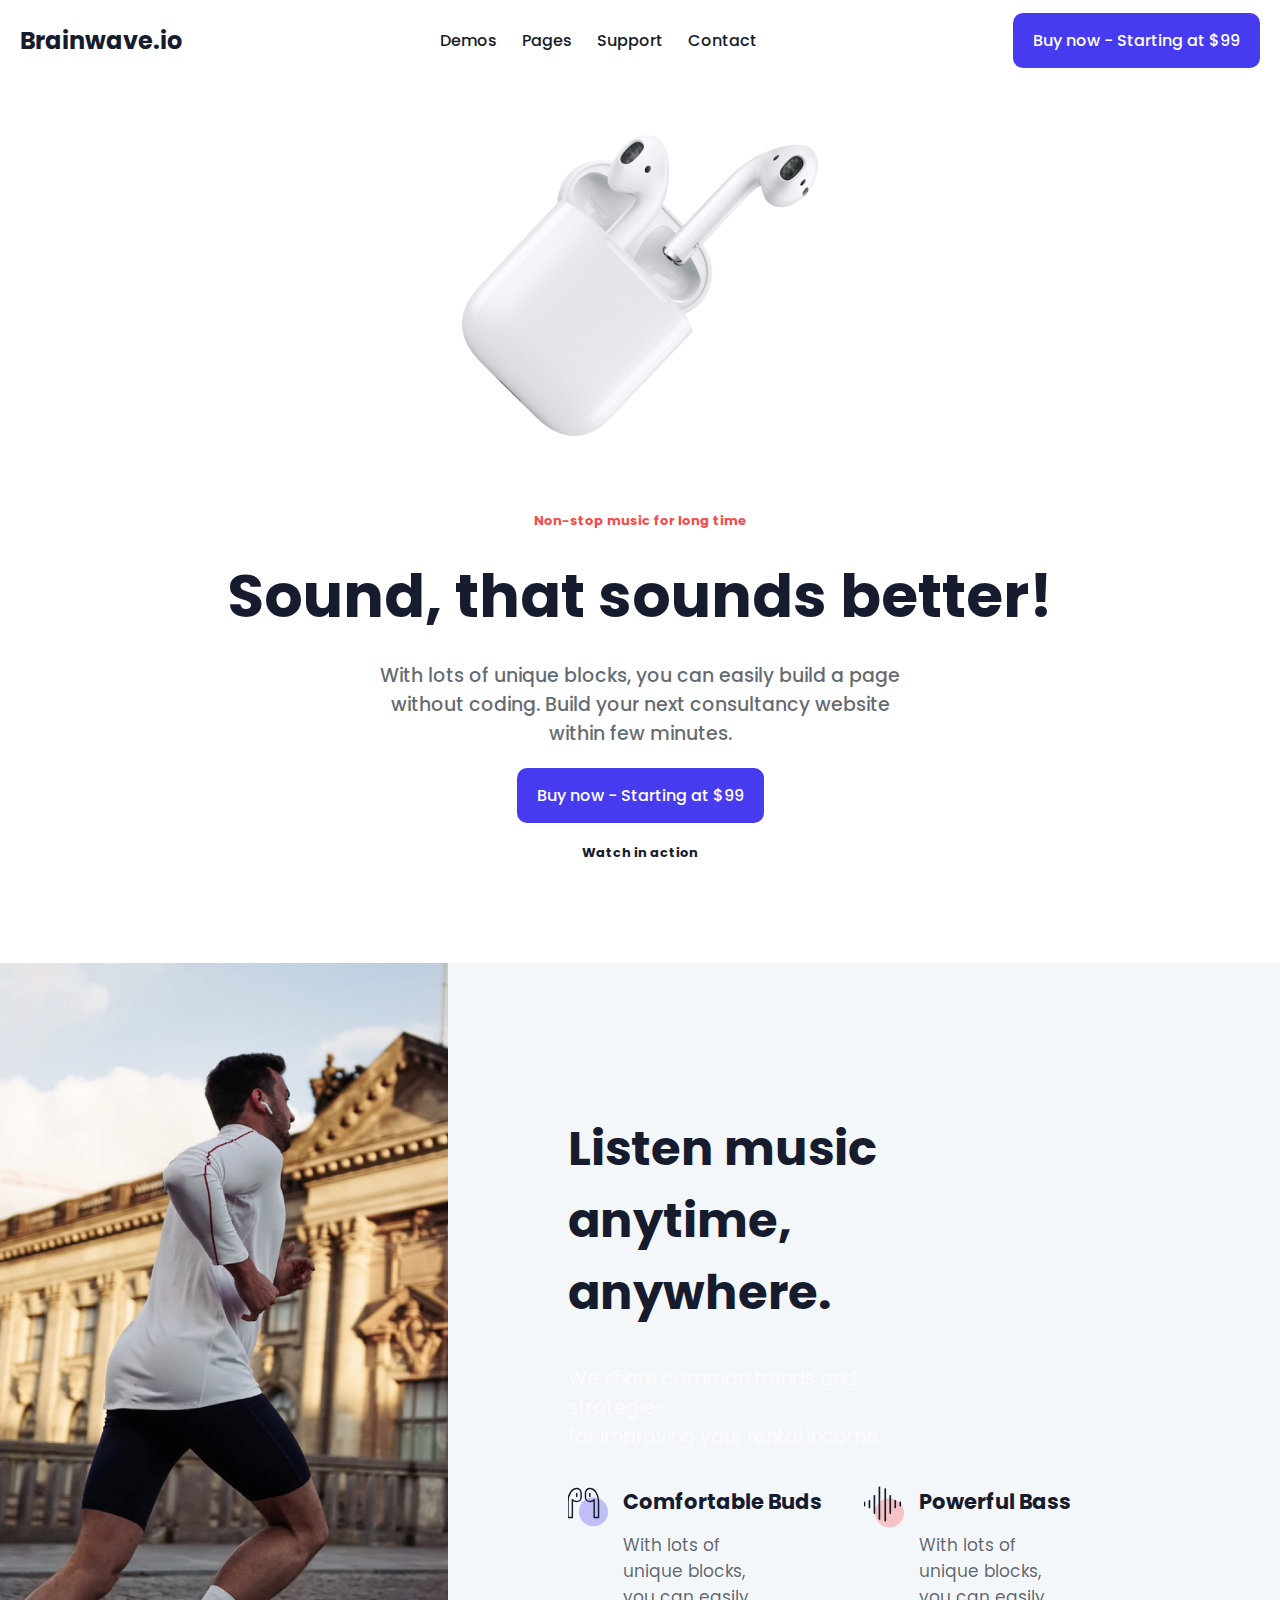
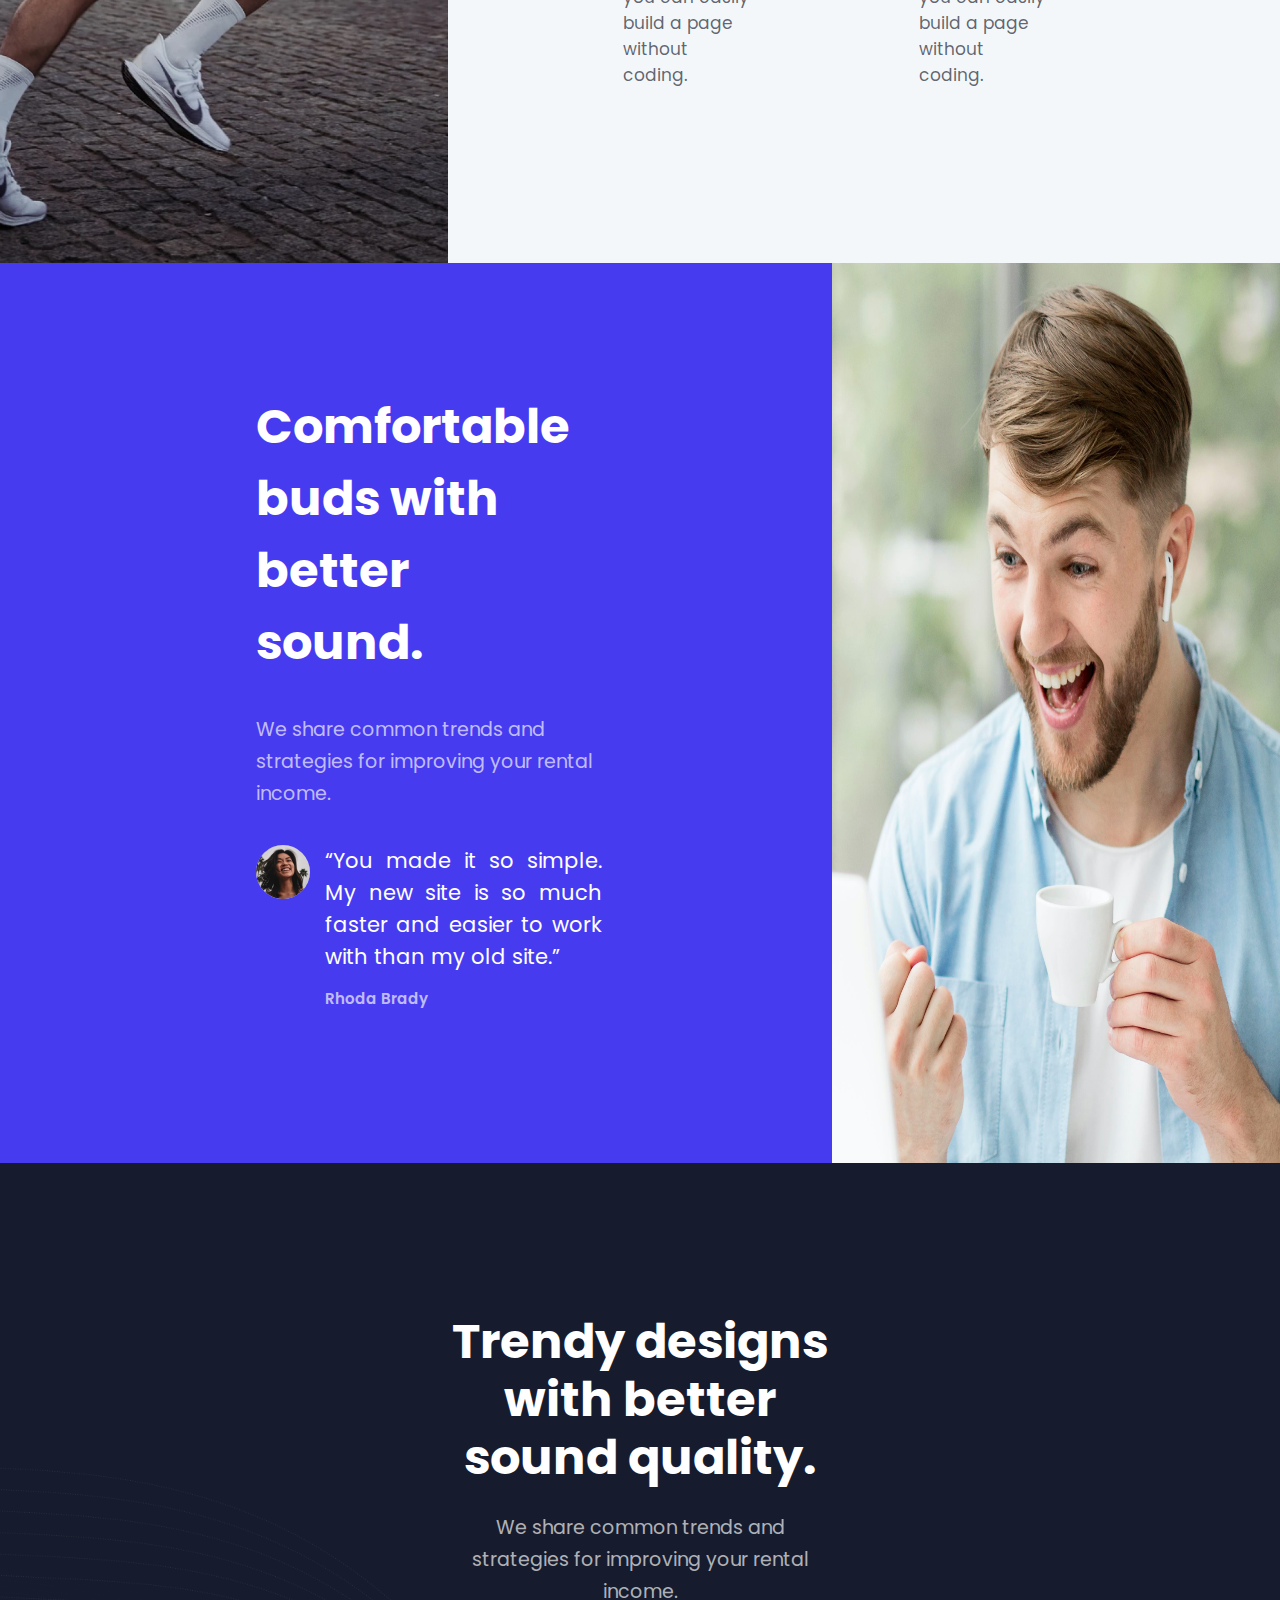
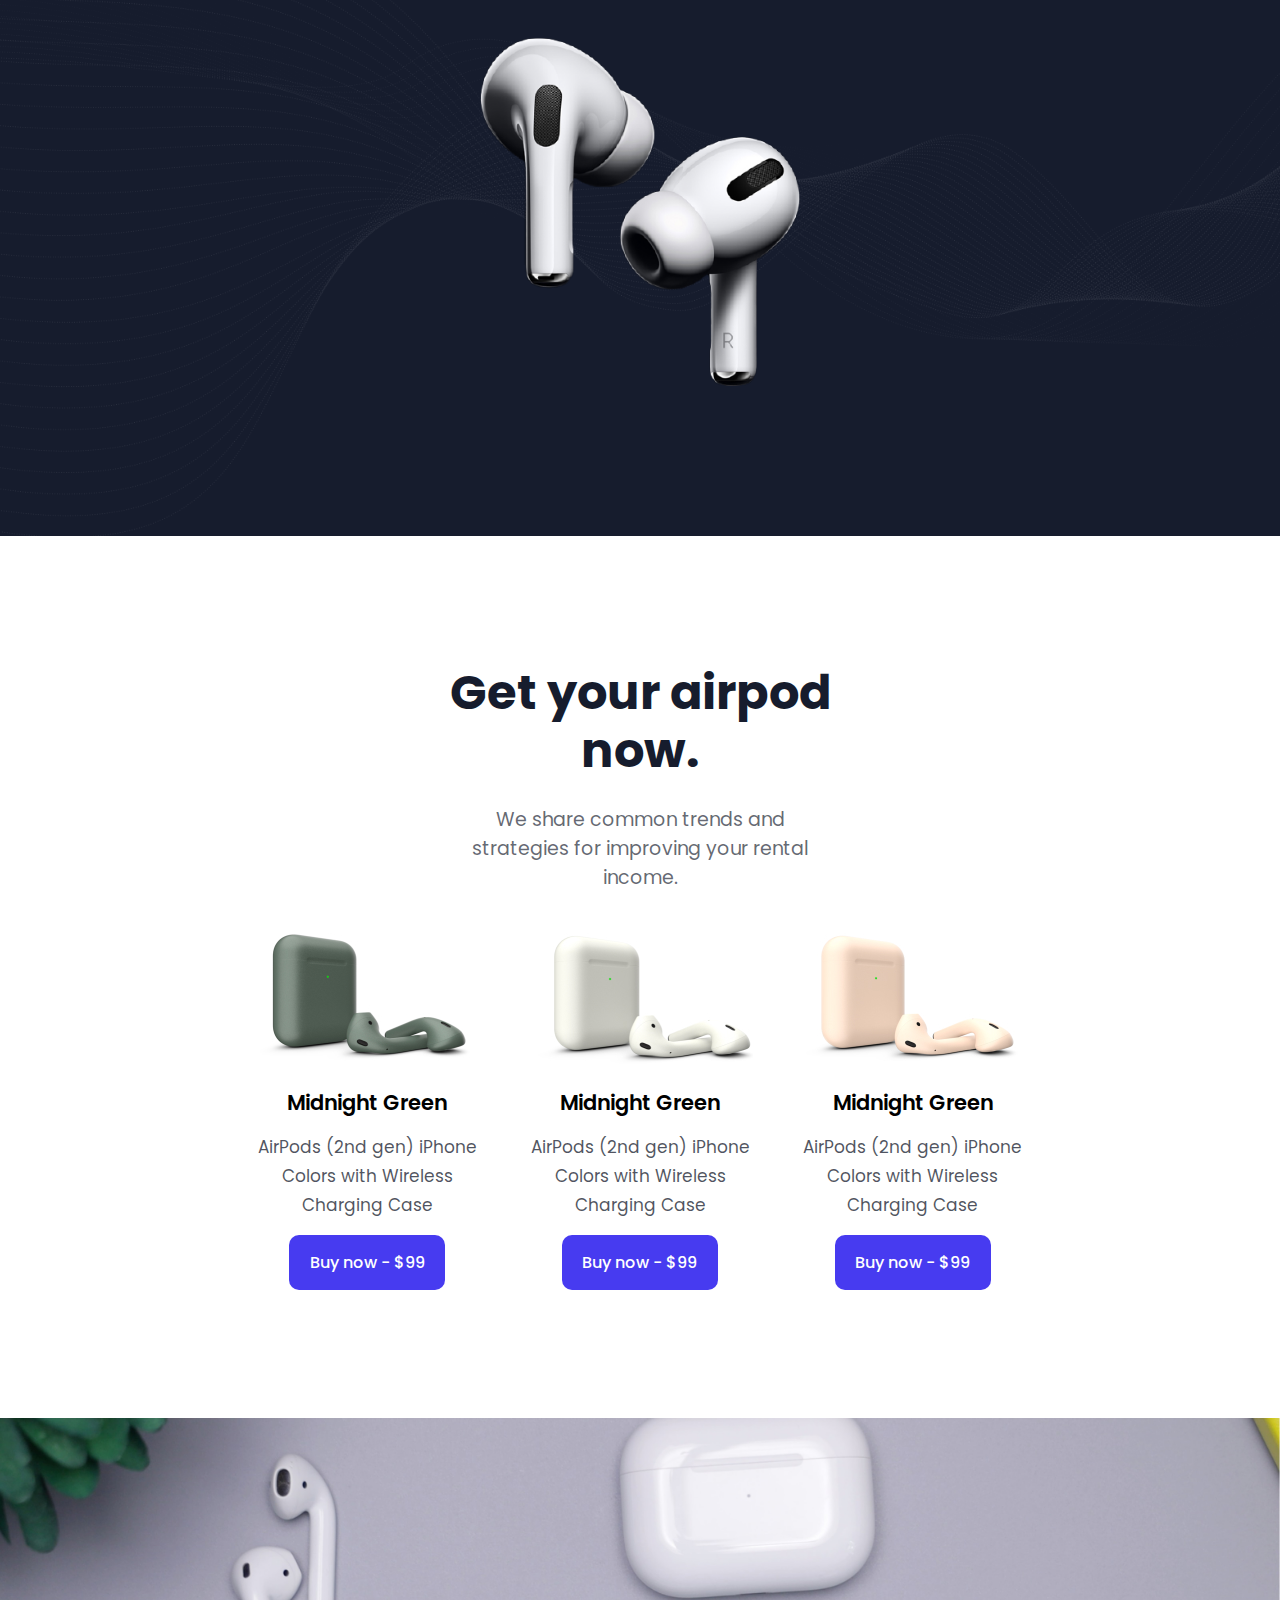
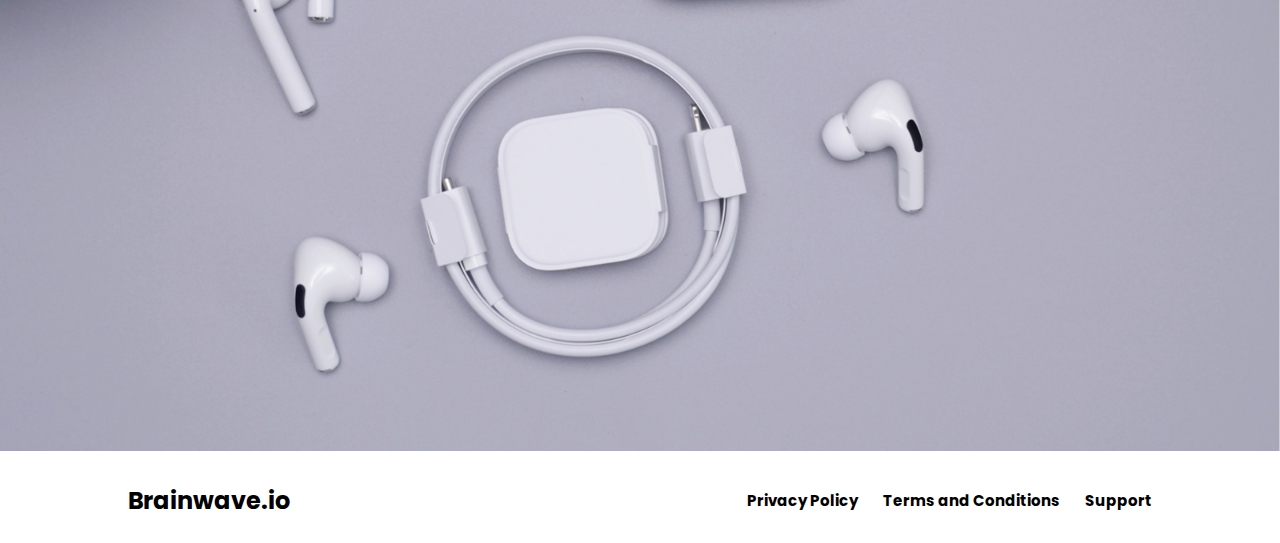
<file: AirPods Product Page/index.html>
<!DOCTYPE html>
<html lang="en">
<head>
    <meta charset="UTF-8">
    <meta name="viewport" content="width=device-width, initial-scale=1.0">
    <title>AirPods Product Page</title>
    <link rel="stylesheet" href="style.css">
</head>
<body>
    <!-- header start -->
    <div id="header">
        <p>Brainwave.io</p>
        <ul id="menu">
            <li><a href="#">Demos</a></li>
            <li><a href="#">Pages</a></li>
            <li><a href="#">Support</a></li>
            <li><a href="#">Contact</a></li>
        </ul>
        <button class="cta">Buy now - Starting at $99</button>
    </div>
    <!-- header end -->

    <!-- hero section start -->
    <section class="hero_section">
        <div class="fixed_width">
            <img id="hero_img" src="assets/images/airpod-image.png" alt="airpods image">
            <p class="red">Non-stop music for long time</p>
            <h2>Sound, that sounds better!</h2>
            <p class="short_details">With lots of unique blocks, you can easily build a page without coding. Build your next consultancy website within few minutes.</p>
            <button class="cta">Buy now - Starting at $99</button>
            <p class="bold">Watch in action</p>
        </div>
    </section>
    <!-- hero section end -->

    <!-- features start -->
    <section id="features_section">
        <div id="features">
            <img id="features_img" src="assets/images/running.jpg" alt="">
            <div id="features_right">
                <h2>Listen music<br>anytime,<br>anywhere.</h2>
                <p class="short_details_r">We share common trends and strategies<br>for improving your rental income.</p>
                <div id="icon_list">
                    <div class="icn_li">
                        <img src="assets/images/airpords.svg" alt="">
                        <div class="short_details_ls">
                            <h3>Comfortable Buds</h3>
                            <p class="short_details_r">With lots of unique blocks, you can easily build a page without coding. </p>
                        </div>
                    </div>

                    <div class="icn_li">
                        <img src="assets/images/audio wave.svg" alt="">
                        <div class="short_details_ls">
                            <h3>Powerful Bass</h3>
                            <p class="short_details_r">With lots of unique blocks, you can easily build a page without coding. </p>
                        </div>
                    </div>
                </div>
            </div>
        </div>
    </section>
    <!-- features end -->

    <!-- customer review start -->
    <section id="customer_review">
        <div id="customer_review_left">
            <h2>Comfortable<br> buds with better<br> sound.</h2>
            <p>We share common trends and strategies for improving your rental income.</p>
            <div id="cust_photo_feed">
                <img src="assets/images/profile.png" alt="">
                <div id="cust_feed">
                    <p>“You made it so simple. My new site is so much faster and easier to work with than my old site.”</p>
                    <p class="cust_name">Rhoda Brady</p>
                </div>
            </div>
        </div>
        <img src="assets/images/excited.png" alt="">
    </section>
    <!-- customer review end -->

    <!-- product quality start -->
     <section id="quality">
        <h2>Trendy designs with better sound quality.</h2>
        <p>We share common trends and strategies for improving your rental income.</p>
        <img src="assets/images/airpods pair.png" alt="">
     </section>
    <!-- product quality end -->

    <!-- products start -->
    <section id="products_section">
        <h2>Get your airpod now.</h2>
        <p>We share common trends and strategies for improving your rental income.</p>
        <div id="products_gallery">
            <div class="single_product">
                <img src="assets/images/Img 1.jpg" alt="" class="product_image">
                <p class="product_title">Midnight Green</p>
                <p class="product_details">AirPods (2nd gen) iPhone Colors with Wireless Charging Case</p>
                <button class="sp_buy">Buy now - $99</button>
            </div>
            <div class="single_product">
                <img src="assets/images/Img 2.jpg" alt="" class="product_image">
                <p class="product_title">Midnight Green</p>
                <p class="product_details">AirPods (2nd gen) iPhone Colors with Wireless Charging Case</p>
                <button class="sp_buy">Buy now - $99</button>
            </div>
            <div class="single_product">
                <img src="assets/images/Img 3.jpg" alt="" class="product_image">
                <p class="product_title">Midnight Green</p>
                <p class="product_details">AirPods (2nd gen) iPhone Colors with Wireless Charging Case</p>
                <button class="sp_buy">Buy now - $99</button>
            </div>
        </div>
    </section>
    <!-- products end -->

    <!-- footer start -->
    <footer>
        <img src="assets/images/footer.jpg" alt="">
        <div id="footer_menu">
            <p>Brainwave.io</p>
            <ul>
                <li>Privacy Policy</li>
                <li>Terms and Conditions</li>
                <li>Support</li>
            </ul>
        </div>
    </footer>
    <!-- footer end -->
</body>
</html>
</file>
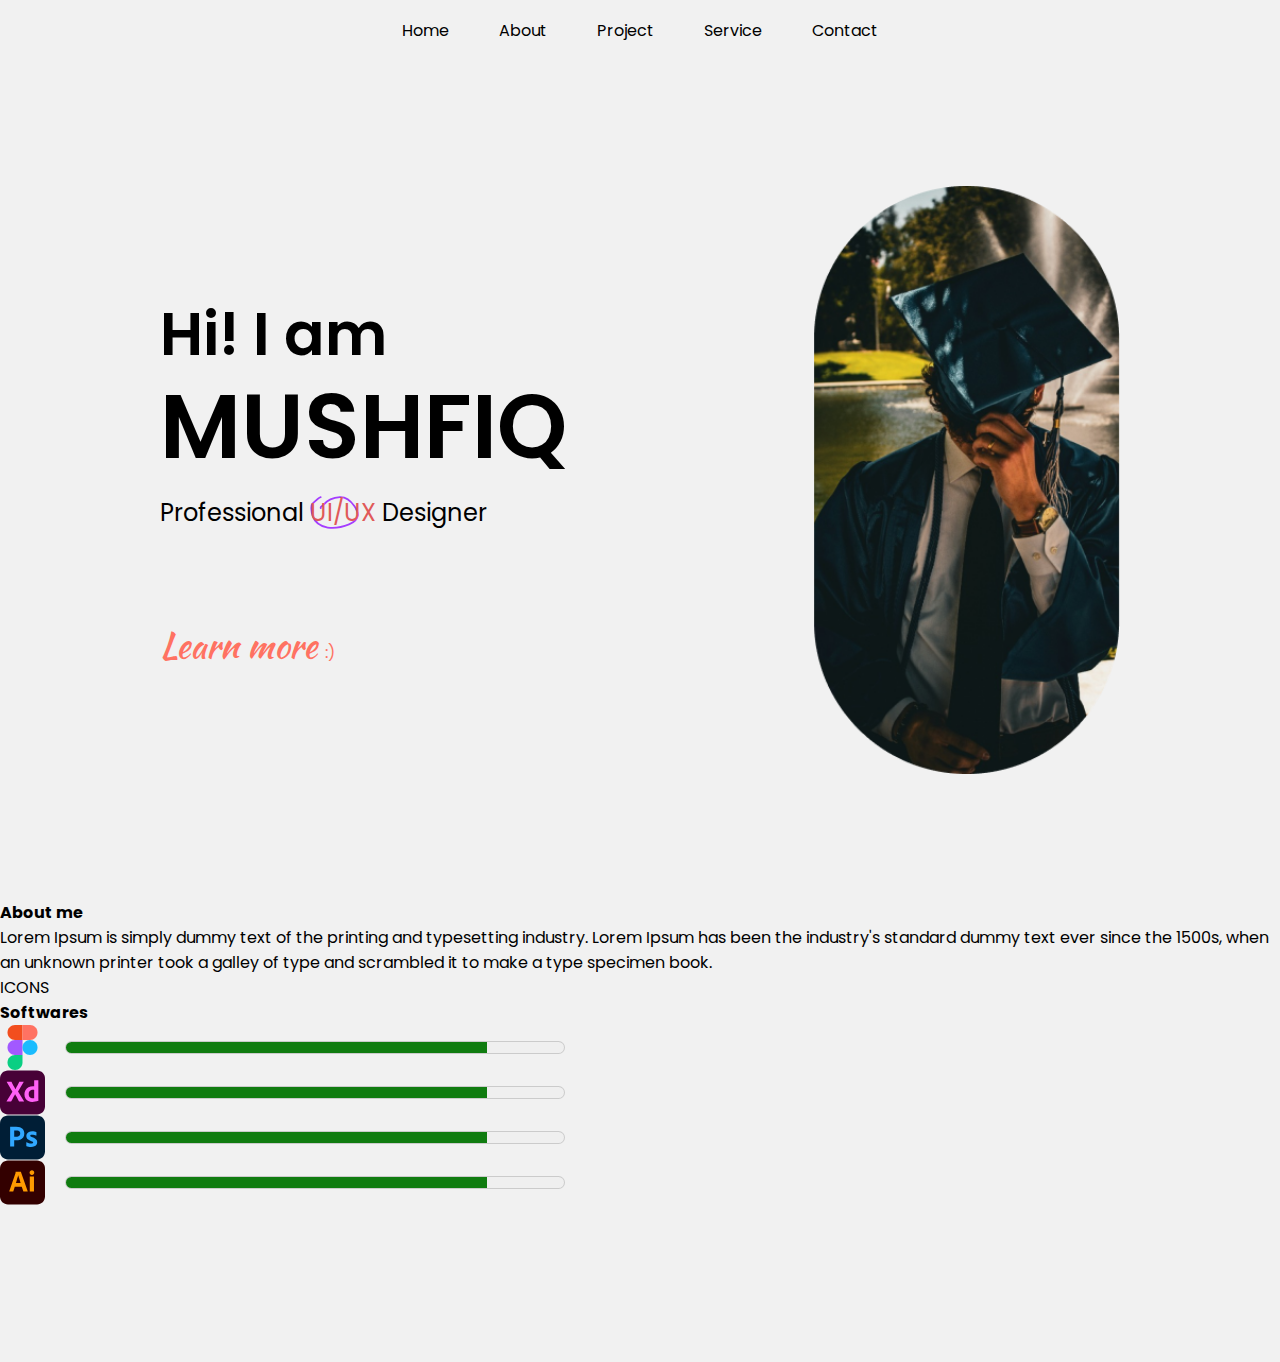
<file: Mushfiq's Portfolio/index.html>
<!DOCTYPE html>
<html>
    <head>
        <meta lang="en">
        <meta charset="UTF-8">
        <title>MUSHFIQ's Portfolio</title>
        <link rel="stylesheet" href="style.css">
    </head>
    <body>
        <!-- header start -->
        <header>
            <nav>
                <ul>
                    <li><a href="#">Home</a></li>
                    <li><a href="#">About</a></li>
                    <li><a href="#">Project</a></li>
                    <li><a href="#">Service</a></li>
                    <li><a href="#">Contact</a></li>
                </ul>
            </nav>
        </header>        
        <!-- header end -->

        <!-- hero section start -->
        <section id="hero_section" class="fixed_width">
            <div id="hero_left">
                <h2 id="hero_text_1">Hi! I am</h2>
                <h2 id="hero_name">MUSHFIQ</h2>
                <p>Professional <span>UI/UX</span> Designer</p>
                <a href="#about">Learn more <span>:)</span></a>
            </div>

            <div id="hero_right">
                <img src="assets/image/hero_right.png" alt="Hero Image">
            </div>
        </section>
        <!-- hero section end -->

        <!-- about section start -->

        <section id="about">
            <div id="about_left">
                <h2>About me</h2>
                <p>Lorem Ipsum is simply dummy text of the printing and typesetting industry. Lorem Ipsum has been the industry's standard dummy text ever since the 1500s, when an unknown printer took a galley of type and scrambled it to make a type specimen book.</p>
                <div class="social_icons">
                    ICONS
                </div>
                <h3>Softwares</h3>
                <div id="softwares_xp">
                    <div class="software_progress">
                        <img src="assets/icons/figma_logo.svg" alt="Figma Logo" class="software_icon">
                        <meter min="35" max="100" value="90"></meter>
                    </div>
                    <div class="software_progress">
                        <img src="assets/icons/xd_logo.svg" alt="" class="software_icon">
                        <meter min="35" max="100" value="90"></meter>
                    </div>
                    <div class="software_progress">
                        <img src="assets/icons/ps_logo.svg" alt="" class="software_icon">
                        <meter min="35" max="100" value="90"></meter>
                    </div>
                    <div class="software_progress">
                        <img src="assets/icons/ai_logo.svg" alt="" class="software_icon">
                        <meter min="35" max="100" value="90"></meter>
                    </div>
                    <iframe width="150" src="https://www.youtube.com/embed/8Oos6D4_Bjo?si=tCMJQrBlNQrZ2oFl" title="YouTube video player" frameborder="0" allow="accelerometer; autoplay; clipboard-write; encrypted-media; gyroscope; picture-in-picture; web-share" referrerpolicy="strict-origin-when-cross-origin" allowfullscreen></iframe>
                </div>

            </div>
        </section>

        <!-- about section end -->
    </body>
</html>
</file>
<file: AirPods Product Page/style.css>
@import url('https://fonts.googleapis.com/css2?family=Rubik:ital,wght@0,300..900;1,300..900&display=swap');
@import url('https://fonts.googleapis.com/css2?family=Poppins:ital,wght@0,100;0,200;0,300;0,400;0,500;0,600;0,700;0,800;0,900;1,100;1,200;1,300;1,400;1,500;1,600;1,700;1,800;1,900&display=swap');

* {
    margin: 0;
    padding: 0;
    font-family: "Poppins", sans-serif;
    box-sizing: border-box;
}

#header {
    display: flex;
    justify-content: space-between;
    align-items: center;
    height: 80px;
    padding: 0 20px;
}

#header > p {
    font-size: 24px;
    font-weight: 700;
    color: #161C2D;
}

#menu {
    display: flex;
    gap: 25px;
    list-style-type: none;
}

a {
    font-size: 16px;
    font-weight: 500;
    text-decoration: none;
    color: #161C2D;
}

.cta {
    padding: 15px 20px;
    background-color: #473BF0;
    color: #FFFFFF;
    outline: none;
    border: none;
    border-radius: 10px;
    font-size: 16px;
    font-weight: 500;
}

.hero_section {
    margin-bottom: 100px;
}

.fixed_width {
    width: 75%;
    margin: 0 auto;
    display: flex;
    flex-direction: column;
    align-items: center;
    gap: 20px;
}

#hero_img {
    margin: 55px 0;
}

.red {
    color: #F64B4B;
    font-size: 13px;
    font-weight: bold;
}

.fixed_width > h2 {
    font-size: 60px;
    font-weight: bold;
    color: #161C2D;
}

.short_details {
    font-size: 19px;
    font-weight: 500;
    color: #161c2dad;
    width: 55%;
    text-align: center;
}

.short_details_r {
    font-size: 19px;
    font-weight: 400;
    color: #ffffffad;
    width: 55%;
    margin-bottom: 35px;
}

.bold {
    font-size: 13px;
    font-weight: bold;
    color: #161C2D;
}

#features {
    height: 100vh;
    display: flex;
    background-color: #F4F7FA;
}

#features_img {
    width: 35%;
    height: 100%;
    object-fit: cover;
}

#features_right {
    width: 65%;
    padding: 150px 120px;
}

#features_right > h2 {
    font-size: 48px;
    font-weight: bold;
    color: #161C2D;
    margin-bottom: 35px;
}

#icon_list {
    display: flex;
    
}

.icn_li {
    display: flex;
    gap: 15px;
    width: 450px;
}

.icn_li > img {
    height: 42px;
    width: 40px;
    /* padding-top: 5px; */
}


.short_details_ls > h3 {
    font-size: 21px;
    font-weight: bold;
    color: #161C2D;
    margin-bottom: 15px;
}

.short_details_ls > p {
    font-size: 17px;
    color: #161c2dad;
}

#customer_review {
    height: 100vh;
    display: flex;
}

#customer_review_left {
    width: 65%; 
    background-color: #473BF0;
    padding: 10% 18% 10% 20%;
}

#customer_review_left > h2 {
    font-size: 48px;
    font-weight: bold;
    color: #fff;
    margin-bottom: 35px;
}

#customer_review_left > p {
    font-size: 19px;
    font-weight: 400;
    color: #ffffffad;
    margin-bottom: 35px;
    line-height: 32px;
    /* text-align: justify; */
}

#customer_review > img {
    width: 35%;
}

#cust_photo_feed {
    display: flex;
    gap: 15px;
}

#cust_photo_feed > img {
    width: 54px;
    height: 54px;
    border-radius: 50%;
}

#cust_feed {
    color: #fff;
    font-size: 21px;
    line-height: 32px;
    text-align: justify;
}

.cust_name {
    color: #ffffffaa;
    font-size: 15px;
    margin-top: 10px;
    font-weight: 600;
}

/* quality section style start */

#quality {
    /* height: 100vh; */
    background-image: url(assets/images/background_wave-svg-1.svg);
    background-color: #161C2D;
    background-position-y: bottom;
    padding: 150px 0;
    background-repeat: no-repeat;
    transform
}

#quality > h2 {
    font-size: 48px;
    font-weight: bold;
    color: #fff;
    width: 30%;
    margin: 0 auto 25px auto;
    text-align: center;
    line-height: 58px;
}

#quality > p {
    font-size: 19px;
    font-weight: 400;
    color: #ffffffad;
    margin-bottom: 35px;
    line-height: 32px;
    width: 30%;
    margin: 0 auto 12px auto;
    text-align: center;
}

#quality > img {
    width: 25%;
    display: block;
    margin: 30px auto 0 auto;
}

/* quality section style end */

/* products section style start */

#products_section {
    /* height: 100vh; */
    padding: 10% 20% 10% 20%;
}

#products_section > h2 {
    font-size: 48px;
    font-weight: bold;
    color: #161C2D;
    width: 50%;
    margin: 0 auto 25px auto;
    text-align: center;
    line-height: 58px;

}

#products_section > p {
    font-size: 19px;
    font-weight: 400;
    color: #161c2dad;
    width: 50%;
    text-align: center;
    margin: 0 auto 25px auto;
}

#products_gallery {
    display: flex;
    justify-content: space-between;
}

.single_product {
    width: 29%;
    display: flex;
    flex-direction: column;
    align-items: center;
    gap: 15px;
}

.product_title {
    font-size: 21px;
    font-weight: 600;
    text-align: center;
}

.product_details {
    font-size: 17px;
    line-height: 29px;
    color: #161c2dc0;
    text-align: center;
}

.sp_buy {
    padding: 15px 20px;
    width: 70%;
    background-color: #473BF0;
    color: #FFFFFF;
    outline: none;
    border: none;
    border-radius: 10px;
    font-size: 16px;
    font-weight: 500;
}

/* products section style end */

/* footer style start */

footer {
    /* height: 110vh; */
    width: 100%;
}

footer > img {
    width: 100%;
    object-fit: cover;
}

#footer_menu {
    width: 80%;
    margin: 25px auto;
    display: flex;
    justify-content: space-between;
    align-items: center;
}

#footer_menu > p {
    font-size: 24px;
    font-weight: bold;
}

#footer_menu > ul {
    display: flex;
    gap: 25px;
    list-style-type: none;
    font-size: 15px;
    font-weight: bold;
}

/* footer style end */
</file>
<file: Mushfiq's Portfolio/style.css>
@import url('https://fonts.googleapis.com/css2?family=Poppins:ital,wght@0,100;0,200;0,300;0,400;0,500;0,600;0,700;0,800;0,900;1,100;1,200;1,300;1,400;1,500;1,600;1,700;1,800;1,900&display=swap');
@import url('https://fonts.googleapis.com/css2?family=Kaushan+Script&display=swap');

* {
    margin: 0;
    padding: 0;
    box-sizing: border-box;
    font-family: "Poppins", system-ui;
    font-size: 16px;
}

body {
    background-color: #f1f1f1;
}

.fixed_width {
    width: 75%;
    margin: 0 auto;
}

nav {
    height: 60px;
    display: flex;
    justify-content: space-around;
    align-items: center;
}

nav > ul {
    display: flex;
    gap: 50px;
    list-style-type: none;

}

a {
    text-decoration: none;
    color: black;
}

#hero_section {
    height: calc(100vh - 60px);
    display: flex;
}

#hero_left {
    width: 50%;
    display: flex;
    flex-direction: column;
    justify-content: center;
}

#hero_text_1 {
    font-size: 60px;
    font-weight: 600;
    /* font-style: italic; */
    margin-bottom: -20px;
}

#hero_name {
    font-size: 90px;
    font-weight: 600;
    /* margin-bottom: -15px; */
}

#hero_left > p {
    font-size: 24px;
}

#hero_left > p > span {
    font-size: 24px;
    color: #E05959;
    background-image: url(assets/image/hero_text_circle.svg);
    background-size: contain;
    background-repeat: no-repeat;
}

#hero_left > a {
    font-family: "Kaushan Script";
    font-size: 35px;
    color: #FF7262;
    margin-top: 90px;
}

#hero_right {
    width: 50%;
    display: flex;
    align-items: center;
    justify-content: flex-end;
}

#hero_right > img {
    height: 70%;
}

#hero_right > img ::before {
    content: "Hello";
    display: block;
    color: red;
    height: 500px;
    width: 200px;
}


/* hero section end */

/* about section start */
.software_progress {
    display: flex;
    align-items: center;
    gap: 20px;
}

.software_icon {
    height: 45px;
    width: 45px;
}

meter {
    height: 25px;
    width: 500px;
}
/* about section end */
</file>
